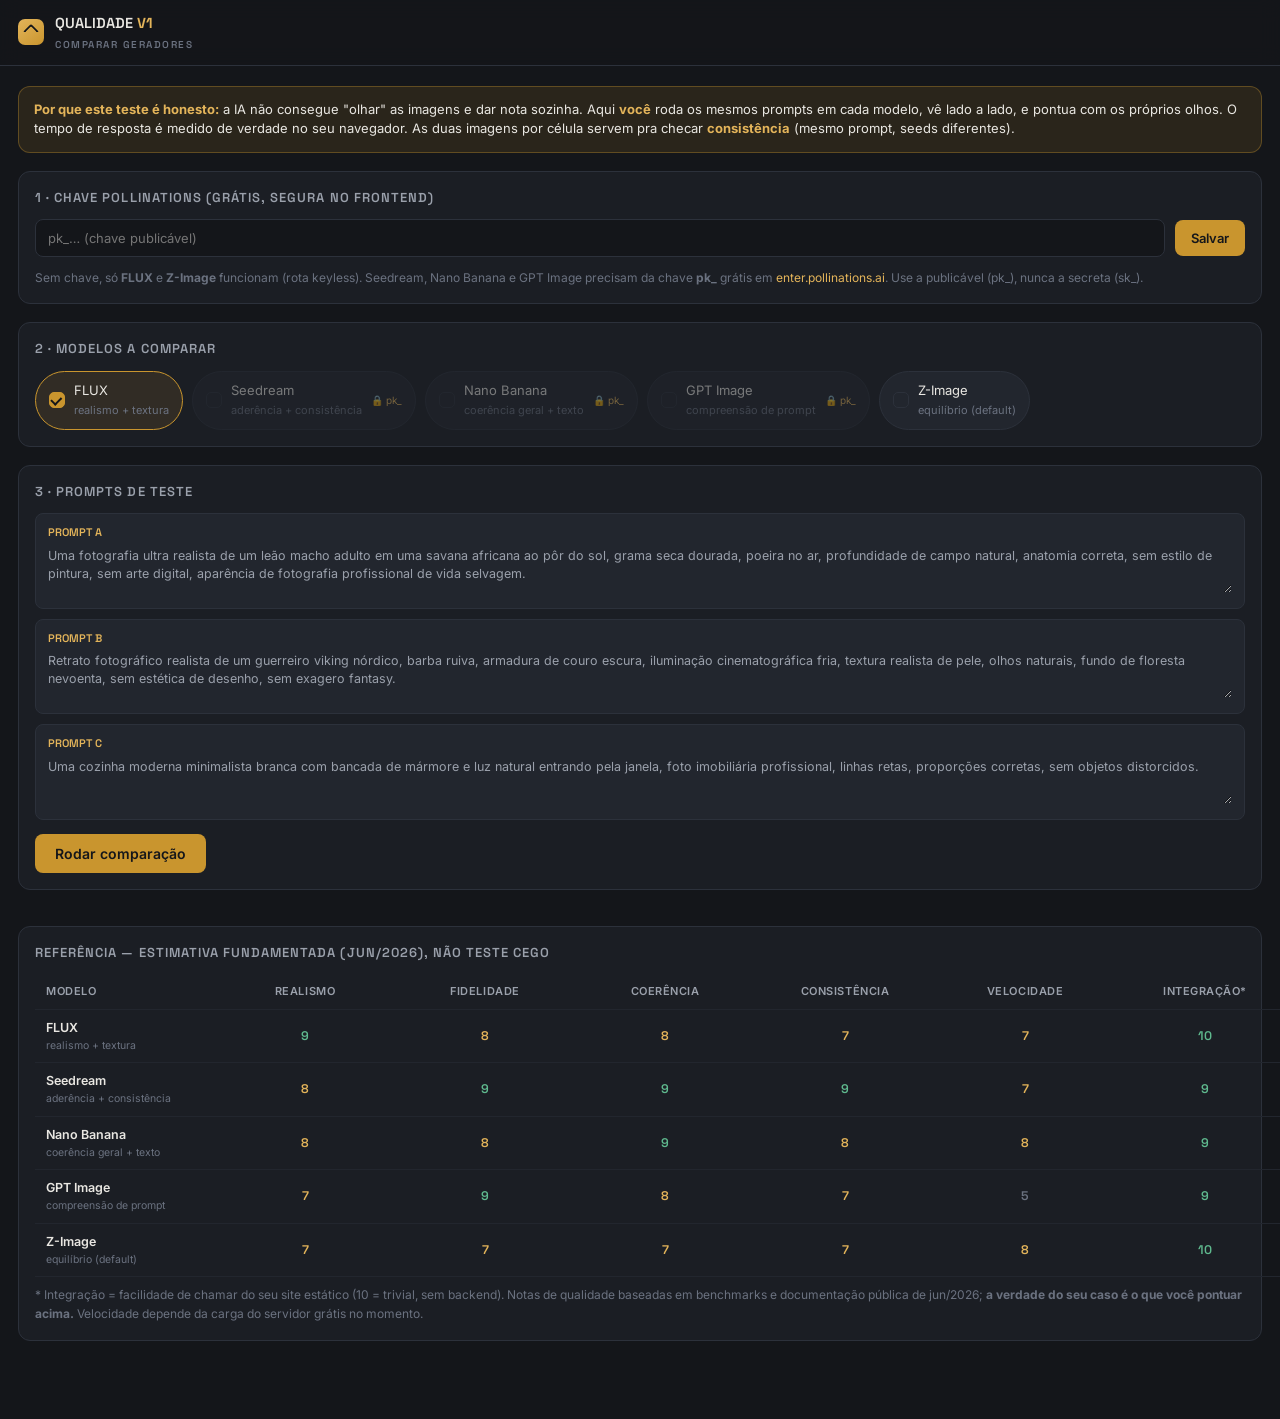
<file: comparar.html>
<!DOCTYPE html>
<html lang="pt-BR">
<head>
<meta charset="UTF-8">
<meta name="viewport" content="width=device-width, initial-scale=1, viewport-fit=cover">
<meta name="theme-color" content="#14161A">
<title>QUALIDADE V1 · Comparar geradores</title>
<link rel="preconnect" href="https://fonts.googleapis.com">
<link rel="preconnect" href="https://fonts.gstatic.com" crossorigin>
<link href="https://fonts.googleapis.com/css2?family=Space+Grotesk:wght@500;600;700&family=Inter:wght@400;500;600&display=swap" rel="stylesheet">
<style>
:root{
  --bg:#14161A;--panel:#1B1E24;--panel-2:#22262E;--panel-3:#272C35;--line:#2C313B;--line-soft:#22262E;
  --text:#E9E7E2;--text-dim:#9AA0AB;--text-faint:#6B7280;
  --brass:#C9952E;--brass-bright:#E3B45A;--brass-soft:rgba(201,149,46,.12);--brass-line:rgba(201,149,46,.35);
  --ok:#5FB98E;--danger:#E5645B;--r-sm:8px;--r-md:12px;--r-lg:16px;
}
*{box-sizing:border-box;margin:0;padding:0}
body{background:var(--bg);color:var(--text);font-family:"Inter",system-ui,sans-serif;font-size:14px;line-height:1.5;-webkit-font-smoothing:antialiased}
button,input,textarea{font-family:inherit;color:inherit}button{cursor:pointer;border:none;background:none}
:focus-visible{outline:2px solid var(--brass);outline-offset:2px;border-radius:6px}
.brand{font-family:"Space Grotesk",sans-serif;font-weight:600}
*::-webkit-scrollbar{width:9px;height:9px}*::-webkit-scrollbar-thumb{background:var(--line);border-radius:20px;border:2px solid transparent;background-clip:padding-box}

.top{position:sticky;top:0;z-index:10;display:flex;align-items:center;gap:11px;padding:13px 18px;border-bottom:1px solid var(--line);background:rgba(20,22,26,.85);backdrop-filter:blur(10px)}
.mark{width:26px;height:26px;border-radius:7px;background:linear-gradient(140deg,var(--brass-bright),var(--brass));position:relative;flex:0 0 26px}
.mark::after{content:"";position:absolute;inset:7px;border:2px solid #14161A;border-right-color:transparent;border-bottom-color:transparent;transform:rotate(45deg);border-radius:3px}
.top .ttl{font-size:14.5px}.top .ttl b{color:var(--brass-bright)}
.top .ttl span{display:block;font-size:10px;letter-spacing:.15em;color:var(--text-faint);text-transform:uppercase;margin-top:2px}

.wrap{max-width:1280px;margin:0 auto;padding:20px 18px 60px}
.note{background:var(--brass-soft);border:1px solid var(--brass-line);border-radius:var(--r-md);padding:13px 15px;font-size:13px;color:var(--text);margin-bottom:18px}
.note b{color:var(--brass-bright)}

.panel{background:var(--panel);border:1px solid var(--line);border-radius:var(--r-md);padding:16px;margin-bottom:18px}
.panel h3{font-family:"Space Grotesk";font-size:13px;font-weight:600;text-transform:uppercase;letter-spacing:.08em;color:var(--text-dim);margin-bottom:12px}

.keyrow{display:flex;gap:10px;align-items:center;flex-wrap:wrap}
.keyrow input{flex:1;min-width:200px;background:var(--bg);border:1px solid var(--line);border-radius:var(--r-sm);padding:10px 12px;font-size:13px;outline:none}
.keyrow input:focus{border-color:var(--brass-line)}
.keyrow .save{padding:10px 16px;border-radius:var(--r-sm);background:var(--brass);color:#14161A;font-weight:600;font-size:13px}
.keyrow .hint{flex-basis:100%;font-size:12px;color:var(--text-faint);margin-top:2px}
.keyrow .hint a{color:var(--brass-bright);text-decoration:none}

.models{display:flex;flex-wrap:wrap;gap:9px}
.mchip{display:flex;align-items:center;gap:9px;padding:9px 13px;border:1px solid var(--line);border-radius:30px;background:var(--panel-2);cursor:pointer;font-size:13px;transition:.15s;user-select:none}
.mchip:hover{border-color:var(--brass-line)}
.mchip.on{border-color:var(--brass);background:var(--brass-soft)}
.mchip.locked{opacity:.45;cursor:not-allowed}
.mchip .box{width:16px;height:16px;border-radius:5px;border:1.5px solid var(--line);display:grid;place-items:center;flex:0 0 16px}
.mchip.on .box{background:var(--brass);border-color:var(--brass)}
.mchip.on .box::after{content:"";width:8px;height:5px;border:2px solid #14161A;border-top:none;border-right:none;transform:rotate(-45deg) translateY(-1px)}
.mchip small{color:var(--text-faint);font-size:11px}
.mchip .lk{font-size:10px;color:var(--brass-bright)}

.run{margin-top:14px;display:flex;gap:10px;align-items:center;flex-wrap:wrap}
.run .go{padding:11px 20px;border-radius:var(--r-sm);background:var(--brass);color:#14161A;font-weight:600;font-size:14px}
.run .go:disabled{opacity:.4;cursor:default}
.run .go.busy{background:var(--panel-3);color:var(--text)}
.run .meta{font-size:12px;color:var(--text-faint)}

.prompts{display:grid;gap:10px}
.prompts .p{background:var(--panel-2);border:1px solid var(--line);border-radius:var(--r-sm);padding:10px 12px}
.prompts .p .lab{font-family:"Space Grotesk";font-size:11px;color:var(--brass-bright);font-weight:600;margin-bottom:6px}
.prompts textarea{width:100%;background:transparent;border:none;resize:vertical;outline:none;font-size:12.5px;color:var(--text-dim);line-height:1.45;min-height:46px}

/* grade de resultados */
.grid{overflow-x:auto;margin-top:6px}
table{border-collapse:separate;border-spacing:10px}
th{font-size:11px;color:var(--text-dim);font-weight:600;text-align:center;vertical-align:bottom;padding-bottom:4px;min-width:180px}
th .strong{display:block;font-size:10px;color:var(--text-faint);font-weight:400;margin-top:2px}
td.rowlab{font-size:11px;color:var(--brass-bright);font-family:"Space Grotesk";writing-mode:vertical-rl;transform:rotate(180deg);text-align:center;width:22px;white-space:nowrap}
.cell{width:180px;border:1px solid var(--line);border-radius:var(--r-md);background:var(--panel);overflow:hidden}
.cell .imgs{display:grid;grid-template-columns:1fr 1fr;gap:2px;aspect-ratio:2/1;background:var(--panel-2)}
.cell .imgs .slot{position:relative;overflow:hidden;display:grid;place-items:center}
.cell .imgs img{width:100%;height:100%;object-fit:cover;cursor:zoom-in;display:block}
.cell .imgs .ld{font-size:10px;color:var(--text-faint)}
.cell .imgs .ring{width:18px;height:18px;border-radius:50%;border:2px solid var(--line);border-top-color:var(--brass);animation:spin .8s linear infinite}
@keyframes spin{to{transform:rotate(360deg)}}
.cell .stat{display:flex;justify-content:space-between;align-items:center;padding:6px 9px;font-size:11px;color:var(--text-faint);border-top:1px solid var(--line-soft)}
.cell .stat .ms{font-family:"Space Grotesk";color:var(--text-dim)}
.cell .score{display:flex;align-items:center;gap:7px;padding:7px 9px;border-top:1px solid var(--line-soft)}
.cell .score label{font-size:10px;color:var(--text-faint)}
.cell .score input{width:46px;background:var(--bg);border:1px solid var(--line);border-radius:6px;padding:4px 6px;font-size:12px;text-align:center;outline:none}
.cell .score input:focus{border-color:var(--brass-line)}

/* tabela referência */
.ref{margin-top:8px;width:100%;border-spacing:0}
.ref table{width:100%}
.reftbl{width:100%;border-collapse:collapse;font-size:12.5px}
.reftbl th,.reftbl td{padding:9px 11px;border-bottom:1px solid var(--line-soft);text-align:center}
.reftbl th{color:var(--text-dim);font-weight:600;font-size:11px;text-transform:uppercase;letter-spacing:.05em}
.reftbl td:first-child,.reftbl th:first-child{text-align:left}
.reftbl .nm{font-weight:600;color:var(--text)}
.reftbl .nm small{display:block;font-weight:400;color:var(--text-faint);font-size:10.5px}
.sc{font-family:"Space Grotesk";font-weight:600}
.sc.hi{color:var(--ok)}.sc.mid{color:var(--brass-bright)}.sc.lo{color:var(--text-faint)}

.lb{position:fixed;inset:0;z-index:40;background:rgba(8,9,11,.93);display:none;place-items:center;padding:24px}
.lb.on{display:grid}.lb img{max-width:100%;max-height:100%;object-fit:contain;border-radius:8px}
.lb .x{position:absolute;top:16px;right:18px;width:38px;height:38px;border-radius:9px;background:var(--panel);border:1px solid var(--line);display:grid;place-items:center;color:var(--text)}

.foot{font-size:12px;color:var(--text-faint);margin-top:8px;line-height:1.6}
</style>
</head>
<body>

<header class="top">
  <div class="mark"></div>
  <div class="ttl brand">QUALIDADE <b>V1</b><span>Comparar geradores</span></div>
</header>

<div class="wrap">
  <div class="note">
    <b>Por que este teste é honesto:</b> a IA não consegue "olhar" as imagens e dar nota sozinha. Aqui <b>você</b> roda os mesmos prompts em cada modelo, vê lado a lado, e pontua com os próprios olhos. O tempo de resposta é medido de verdade no seu navegador. As duas imagens por célula servem pra checar <b>consistência</b> (mesmo prompt, seeds diferentes).
  </div>

  <div class="panel">
    <h3>1 · Chave Pollinations (grátis, segura no frontend)</h3>
    <div class="keyrow">
      <input id="pk" type="password" placeholder="pk_… (chave publicável)">
      <button class="save" id="savePk">Salvar</button>
      <div class="hint">Sem chave, só <b>FLUX</b> e <b>Z-Image</b> funcionam (rota keyless). Seedream, Nano Banana e GPT Image precisam da chave <b>pk_</b> grátis em <a href="https://enter.pollinations.ai" target="_blank" rel="noopener">enter.pollinations.ai</a>. Use a publicável (pk_), nunca a secreta (sk_).</div>
    </div>
  </div>

  <div class="panel">
    <h3>2 · Modelos a comparar</h3>
    <div class="models" id="models"></div>
  </div>

  <div class="panel">
    <h3>3 · Prompts de teste</h3>
    <div class="prompts" id="prompts"></div>
    <div class="run">
      <button class="go" id="run">Rodar comparação</button>
      <span class="meta" id="runMeta"></span>
    </div>
  </div>

  <div class="grid"><div id="results"></div></div>

  <div class="panel" style="margin-top:18px">
    <h3>Referência — estimativa fundamentada (jun/2026), não teste cego</h3>
    <table class="reftbl">
      <thead><tr>
        <th>Modelo</th><th>Realismo</th><th>Fidelidade</th><th>Coerência</th><th>Consistência</th><th>Velocidade</th><th>Integração*</th>
      </tr></thead>
      <tbody id="refBody"></tbody>
    </table>
    <div class="foot">* Integração = facilidade de chamar do seu site estático (10 = trivial, sem backend). Notas de qualidade baseadas em benchmarks e documentação pública de jun/2026; <b>a verdade do seu caso é o que você pontuar acima.</b> Velocidade depende da carga do servidor grátis no momento.</div>
  </div>
</div>

<div class="lb" id="lb"><button class="x" id="lbx">✕</button><img id="lbimg" alt=""></div>

<script src="image-engine.js"></script>
<script>
const $=s=>document.querySelector(s);
const KEYLESS_OK=['pollinations:flux','pollinations:zimage'];
const COMPARE=['pollinations:flux','pollinations:seedream','pollinations:nanobanana','pollinations:gptimage','pollinations:zimage'];

/* notas de referência (estimativa fundamentada) — 0..10 */
const REF={
  'pollinations:flux':       {realismo:9,fidelidade:8,coerencia:8,consistencia:7,velocidade:7,integr:10},
  'pollinations:seedream':   {realismo:8,fidelidade:9,coerencia:9,consistencia:9,velocidade:7,integr:9},
  'pollinations:nanobanana': {realismo:8,fidelidade:8,coerencia:9,consistencia:8,velocidade:8,integr:9},
  'pollinations:gptimage':   {realismo:7,fidelidade:9,coerencia:8,consistencia:7,velocidade:5,integr:9},
  'pollinations:zimage':     {realismo:7,fidelidade:7,coerencia:7,consistencia:7,velocidade:8,integr:10}
};

const PROMPTS=[
  {id:'A',txt:'Uma fotografia ultra realista de um leão macho adulto em uma savana africana ao pôr do sol, grama seca dourada, poeira no ar, profundidade de campo natural, anatomia correta, sem estilo de pintura, sem arte digital, aparência de fotografia profissional de vida selvagem.'},
  {id:'B',txt:'Retrato fotográfico realista de um guerreiro viking nórdico, barba ruiva, armadura de couro escura, iluminação cinematográfica fria, textura realista de pele, olhos naturais, fundo de floresta nevoenta, sem estética de desenho, sem exagero fantasy.'},
  {id:'C',txt:'Uma cozinha moderna minimalista branca com bancada de mármore e luz natural entrando pela janela, foto imobiliária profissional, linhas retas, proporções corretas, sem objetos distorcidos.'}
];

let selected=new Set(['pollinations:flux','pollinations:seedream','pollinations:nanobanana']);

/* chave */
$('#pk').value=localStorage.getItem('qv1_pollinations_pk')||'';
$('#savePk').addEventListener('click',()=>{const v=$('#pk').value.trim();if(v)localStorage.setItem('qv1_pollinations_pk',v);else localStorage.removeItem('qv1_pollinations_pk');renderModels();});

/* render modelos */
function hasKey(){return !!(localStorage.getItem('qv1_pollinations_pk')||'')}
function renderModels(){
  const box=$('#models');box.innerHTML='';
  COMPARE.forEach(id=>{
    const c=ImageEngine.CATALOG[id];
    const locked=!hasKey()&&!KEYLESS_OK.includes(id);
    const chip=document.createElement('div');
    chip.className='mchip'+(selected.has(id)&&!locked?' on':'')+(locked?' locked':'');
    chip.innerHTML=`<div class="box"></div><div>${c.nome}<br><small>${c.forte}</small></div>${locked?'<span class="lk">🔒 pk_</span>':''}`;
    if(!locked)chip.addEventListener('click',()=>{selected.has(id)?selected.delete(id):selected.add(id);renderModels();});
    box.appendChild(chip);
  });
}

/* render prompts */
function renderPrompts(){
  const box=$('#prompts');box.innerHTML='';
  PROMPTS.forEach(p=>{
    const d=document.createElement('div');d.className='p';
    d.innerHTML=`<div class="lab">PROMPT ${p.id}</div><textarea data-id="${p.id}">${p.txt}</textarea>`;
    box.appendChild(d);
  });
}

/* referência */
function renderRef(){
  const tb=$('#refBody');tb.innerHTML='';
  COMPARE.forEach(id=>{
    const c=ImageEngine.CATALOG[id],r=REF[id];
    const cls=v=>v>=8.5?'hi':v>=7?'mid':'lo';
    tb.innerHTML+=`<tr><td class="nm">${c.nome}<small>${c.forte}</small></td>
      <td class="sc ${cls(r.realismo)}">${r.realismo}</td>
      <td class="sc ${cls(r.fidelidade)}">${r.fidelidade}</td>
      <td class="sc ${cls(r.coerencia)}">${r.coerencia}</td>
      <td class="sc ${cls(r.consistencia)}">${r.consistencia}</td>
      <td class="sc ${cls(r.velocidade)}">${r.velocidade}</td>
      <td class="sc ${cls(r.integr)}">${r.integr}</td></tr>`;
  });
}

/* rodar comparação */
let running=false;
$('#run').addEventListener('click',runCompare);
async function runCompare(){
  if(running)return;
  const models=COMPARE.filter(id=>selected.has(id)&&(hasKey()||KEYLESS_OK.includes(id)));
  if(!models.length){alert('Selecione ao menos um modelo.');return;}
  const prompts=PROMPTS.map(p=>({id:p.id,txt:$(`textarea[data-id="${p.id}"]`).value.trim()}));
  running=true;$('#run').classList.add('busy');$('#run').textContent='Rodando…';$('#run').disabled=true;

  // monta a tabela vazia
  const res=$('#results');
  let html='<table><thead><tr><th></th>';
  models.forEach(id=>{const c=ImageEngine.CATALOG[id];html+=`<th>${c.nome}<span class="strong">${c.forte}</span></th>`;});
  html+='</tr></thead><tbody>';
  prompts.forEach(p=>{
    html+=`<tr><td class="rowlab">PROMPT ${p.id}</td>`;
    models.forEach(id=>{
      html+=`<td><div class="cell" id="cell_${p.id}_${cssid(id)}">
        <div class="imgs"><div class="slot" data-s="0"><div class="ring"></div></div><div class="slot" data-s="1"><div class="ring"></div></div></div>
        <div class="stat"><span>2 gerações</span><span class="ms" id="ms_${p.id}_${cssid(id)}">…</span></div>
        <div class="score"><label>sua nota</label><input type="number" min="0" max="10" step="0.5" placeholder="0-10"></div>
      </div></td>`;
    });
    html+='</tr>';
  });
  html+='</tbody></table>';
  res.innerHTML=html;

  // dispara todas as gerações (2 por célula)
  const opts={width:1024,height:1024,nologo:true};
  const jobs=[];
  prompts.forEach(p=>{
    models.forEach(id=>{
      [0,1].forEach(si=>{
        jobs.push((async()=>{
          const cell=$(`#cell_${p.id}_${cssid(id)}`);
          const slot=cell.querySelector(`.slot[data-s="${si}"]`);
          try{
            const out=await ImageEngine.generateImage(p.txt,{...opts,seed:Math.floor(Math.random()*2e9)},id);
            slot.innerHTML=`<img src="${out.url}" alt="">`;
            slot.querySelector('img').addEventListener('click',()=>openLB(out.url));
            const msEl=$(`#ms_${p.id}_${cssid(id)}`);
            const prev=msEl.dataset.v?+msEl.dataset.v:null;
            const avg=prev?Math.round((prev+out.meta.ms)/2):out.meta.ms;
            msEl.dataset.v=avg;msEl.textContent=(avg/1000).toFixed(1)+'s';
          }catch(e){slot.innerHTML='<div class="ld">falhou</div>';}
        })());
      });
    });
  });
  await Promise.allSettled(jobs);

  running=false;$('#run').classList.remove('busy');$('#run').textContent='Rodar de novo';$('#run').disabled=false;
  $('#runMeta').textContent='Tempo medido por geração. Pontue cada célula e compare com a referência abaixo.';
}
const cssid=s=>s.replace(/[^a-z0-9]/gi,'_');

/* lightbox */
function openLB(u){$('#lbimg').src=u;$('#lb').classList.add('on');}
$('#lbx').addEventListener('click',()=>$('#lb').classList.remove('on'));
$('#lb').addEventListener('click',e=>{if(e.target.id==='lb')$('#lb').classList.remove('on')});

renderModels();renderPrompts();renderRef();
</script>
</body>
</html>
</file>
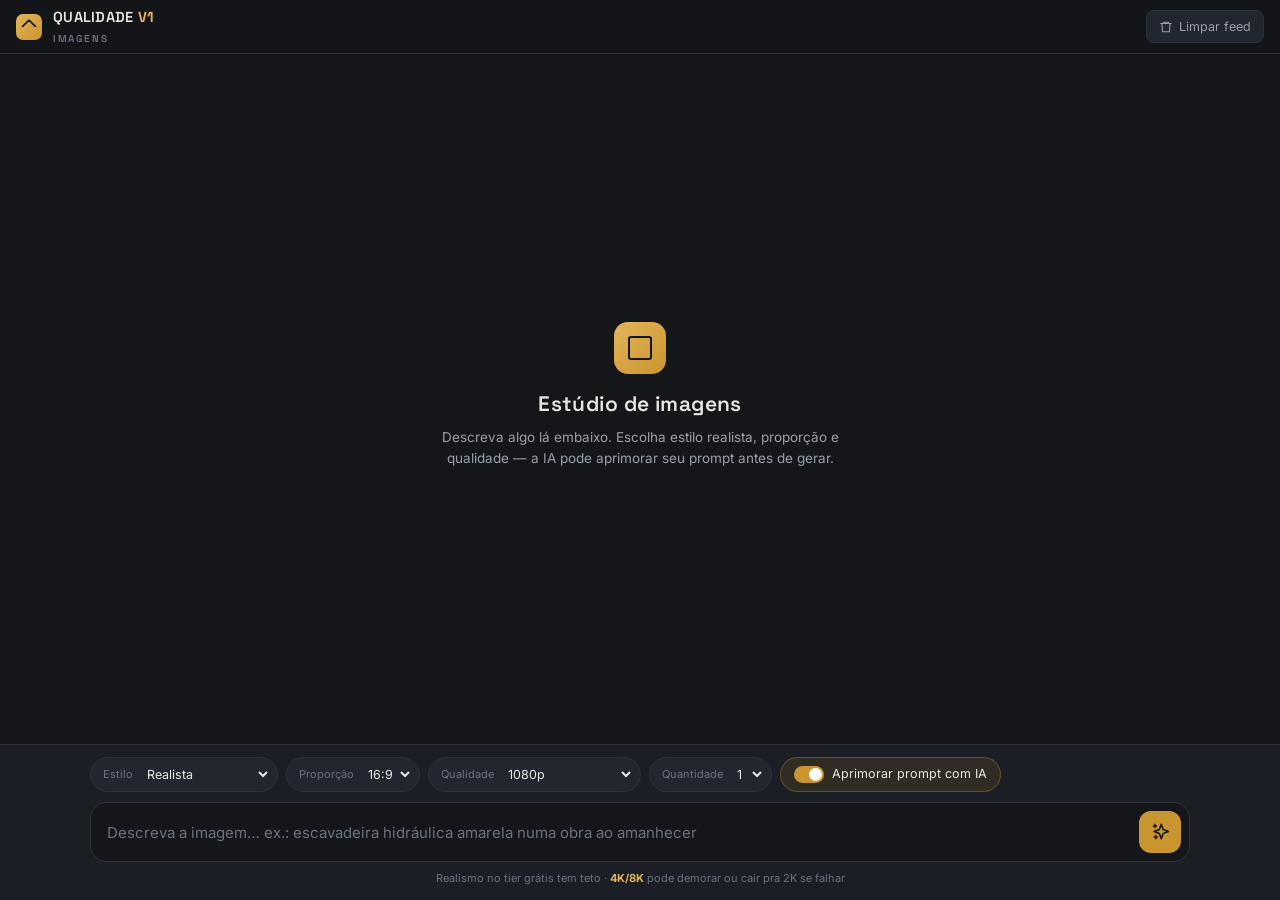
<file: imagens.html>
<!DOCTYPE html>
<html lang="pt-BR">
<head>
<meta charset="UTF-8">
<meta name="viewport" content="width=device-width, initial-scale=1, viewport-fit=cover">
<meta name="theme-color" content="#14161A">
<title>QUALIDADE V1 · Imagens</title>
<link rel="preconnect" href="https://fonts.googleapis.com">
<link rel="preconnect" href="https://fonts.gstatic.com" crossorigin>
<link href="https://fonts.googleapis.com/css2?family=Space+Grotesk:wght@500;600;700&family=Inter:wght@400;500;600&display=swap" rel="stylesheet">
<style>
:root{
  --bg:#14161A;--panel:#1B1E24;--panel-2:#22262E;--panel-3:#272C35;--line:#2C313B;--line-soft:#22262E;
  --text:#E9E7E2;--text-dim:#9AA0AB;--text-faint:#6B7280;
  --brass:#C9952E;--brass-bright:#E3B45A;--brass-soft:rgba(201,149,46,.12);--brass-line:rgba(201,149,46,.35);
  --danger:#E5645B;--r-sm:8px;--r-md:12px;--r-lg:16px;--ease:cubic-bezier(.2,.7,.2,1);
}
*{box-sizing:border-box;margin:0;padding:0}
html,body{height:100%}
body{background:var(--bg);color:var(--text);font-family:"Inter",system-ui,sans-serif;font-size:14.5px;line-height:1.5;-webkit-font-smoothing:antialiased;display:flex;flex-direction:column;height:100dvh;overflow:hidden}
button,input,textarea,select{font-family:inherit;color:inherit}
button{cursor:pointer;border:none;background:none}
:focus-visible{outline:2px solid var(--brass);outline-offset:2px;border-radius:6px}
.brand{font-family:"Space Grotesk",sans-serif;font-weight:600;letter-spacing:.02em}
*::-webkit-scrollbar{width:9px;height:9px}*::-webkit-scrollbar-thumb{background:var(--line);border-radius:20px;border:2px solid transparent;background-clip:padding-box}

/* topo */
.top{height:54px;flex:0 0 54px;display:flex;align-items:center;gap:11px;padding:0 16px;border-bottom:1px solid var(--line);background:rgba(20,22,26,.7);backdrop-filter:blur(8px);z-index:5}
.mark{width:26px;height:26px;border-radius:7px;background:linear-gradient(140deg,var(--brass-bright),var(--brass));position:relative;flex:0 0 26px}
.mark::after{content:"";position:absolute;inset:7px;border:2px solid #14161A;border-right-color:transparent;border-bottom-color:transparent;transform:rotate(45deg);border-radius:3px}
.top .ttl{font-size:14.5px}.top .ttl b{color:var(--brass-bright)}
.top .ttl span{display:block;font-size:10px;letter-spacing:.16em;color:var(--text-faint);text-transform:uppercase;margin-top:2px}
.top .right{margin-left:auto;display:flex;gap:8px}
.gbtn{padding:8px 12px;border-radius:var(--r-sm);font-size:12.5px;border:1px solid var(--line);background:var(--panel-2);color:var(--text-dim);display:inline-flex;gap:6px;align-items:center}
.gbtn:hover{border-color:var(--brass-line);color:var(--text)}.gbtn svg{width:14px;height:14px}

/* feed */
.feed-wrap{flex:1;overflow-y:auto;padding:22px 18px 30px}
.feed{max-width:1100px;margin:0 auto;columns:3 280px;column-gap:14px}
.card{break-inside:avoid;margin-bottom:14px;border:1px solid var(--line);border-radius:var(--r-md);overflow:hidden;background:var(--panel);position:relative}
.card img{display:block;width:100%;height:auto;cursor:zoom-in;background:var(--panel-2)}
.card .ph{aspect-ratio:1/1;display:grid;place-items:center;color:var(--text-faint);font-size:12px;gap:12px;text-align:center;padding:20px}
.card .ph .ring{width:26px;height:26px;border-radius:50%;border:2.5px solid var(--line);border-top-color:var(--brass);animation:spin .8s linear infinite}
@keyframes spin{to{transform:rotate(360deg)}}
.card .meta{padding:9px 11px;border-top:1px solid var(--line-soft)}
.card .pr{font-size:11.5px;color:var(--text-dim);display:-webkit-box;-webkit-line-clamp:2;-webkit-box-orient:vertical;overflow:hidden;line-height:1.4}
.card .tags{font-size:10px;color:var(--text-faint);margin-top:5px;font-family:"Space Grotesk"}
.card .bar{display:flex;gap:4px;padding:6px;border-top:1px solid var(--line-soft);opacity:.85}
.card .bar button{flex:1;padding:7px;border-radius:6px;color:var(--text-dim);display:grid;place-items:center}
.card .bar button:hover{background:var(--panel-2);color:var(--text)}
.card .bar button.del:hover{color:var(--danger)}
.card .bar svg{width:15px;height:15px}

.empty{height:100%;display:grid;place-items:center;text-align:center;padding:22px}
.empty .inner{max-width:400px}
.empty .big{width:52px;height:52px;border-radius:14px;background:linear-gradient(140deg,var(--brass-bright),var(--brass));margin:0 auto 14px;position:relative}
.empty .big::after{content:"";position:absolute;inset:14px;border:2.5px solid #14161A;border-radius:3px}
.empty h1{font-family:"Space Grotesk";font-size:21px;font-weight:600;margin-bottom:8px}
.empty p{color:var(--text-dim);font-size:13.5px}

/* composer */
.dock{flex:0 0 auto;border-top:1px solid var(--line);background:var(--panel);padding:12px 16px 14px}
.dock-inner{max-width:1100px;margin:0 auto}
.controls{display:flex;flex-wrap:wrap;gap:8px;margin-bottom:10px}
.ctrl{display:flex;align-items:center;gap:6px;background:var(--panel-2);border:1px solid var(--line);border-radius:20px;padding:5px 6px 5px 12px}
.ctrl label{font-size:11px;color:var(--text-faint)}
.ctrl select{background:none;border:none;font-size:12.5px;color:var(--text);outline:none;cursor:pointer;padding:3px 4px}
.ctrl select option{background:var(--panel)}
.toggle{display:flex;align-items:center;gap:8px;background:var(--panel-2);border:1px solid var(--line);border-radius:20px;padding:7px 13px;font-size:12.5px;color:var(--text-dim);cursor:pointer}
.toggle.on{border-color:var(--brass-line);color:var(--text);background:var(--brass-soft)}
.toggle .sw{width:30px;height:17px;border-radius:20px;background:var(--line);position:relative;transition:.18s;flex:0 0 30px}
.toggle.on .sw{background:var(--brass)}
.toggle .sw::after{content:"";position:absolute;width:13px;height:13px;border-radius:50%;background:#fff;top:2px;left:2px;transition:.18s}
.toggle.on .sw::after{left:15px}
.input-row{display:flex;align-items:flex-end;gap:10px;background:var(--bg);border:1px solid var(--line);border-radius:var(--r-lg);padding:8px 8px 8px 16px;transition:border-color .15s}
.input-row:focus-within{border-color:var(--brass-line)}
.input-row textarea{flex:1;background:none;border:none;resize:none;outline:none;font-size:15px;line-height:1.5;max-height:140px;padding:8px 0;color:var(--text)}
.input-row textarea::placeholder{color:var(--text-faint)}
.gen{width:42px;height:42px;flex:0 0 42px;border-radius:12px;display:grid;place-items:center;background:var(--brass);color:#14161A;transition:.12s}
.gen:hover{background:var(--brass-bright);transform:translateY(-1px)}.gen:disabled{opacity:.4;cursor:default;transform:none}
.gen svg{width:19px;height:19px}
.gen.busy{background:var(--panel-3);color:var(--text)}
.hint{font-size:11px;color:var(--text-faint);text-align:center;margin-top:8px}
.hint b{color:var(--brass-bright)}

/* lightbox */
.lb{position:fixed;inset:0;z-index:40;background:rgba(8,9,11,.92);display:none;flex-direction:column;padding:18px}
.lb.on{display:flex}
.lb img{flex:1;min-height:0;object-fit:contain;width:100%}
.lb .lbar{display:flex;gap:8px;justify-content:center;padding-top:14px;flex-wrap:wrap}
.lb .lbar button{padding:9px 15px;border-radius:9px;border:1px solid var(--line);background:var(--panel);color:var(--text);font-size:13px;display:inline-flex;gap:7px;align-items:center}
.lb .lbar button:hover{border-color:var(--brass-line)}
.lb .x{position:absolute;top:16px;right:18px;width:38px;height:38px;border-radius:9px;background:var(--panel);border:1px solid var(--line);display:grid;place-items:center;color:var(--text)}

.toast{position:fixed;bottom:96px;left:50%;transform:translateX(-50%) translateY(16px);background:var(--panel-3);border:1px solid var(--line);border-radius:10px;padding:10px 15px;font-size:13px;opacity:0;pointer-events:none;transition:.25s;z-index:60}
.toast.show{opacity:1;transform:translateX(-50%) translateY(0)}

@media (max-width:620px){.feed{columns:2 150px}.ctrl label{display:none}.hide-sm{display:none}}
@media (prefers-reduced-motion:reduce){*{animation-duration:.001ms!important;transition-duration:.001ms!important}}
</style>
</head>
<body>

<header class="top">
  <div class="mark"></div>
  <div class="ttl brand">QUALIDADE <b>V1</b><span>Imagens</span></div>
  <div class="right">
    <button class="gbtn" id="clearFeed"><svg viewBox="0 0 24 24" fill="none" stroke="currentColor" stroke-width="1.8" stroke-linecap="round"><path d="M3 6h18M8 6V4h8v2M19 6l-1 14H6L5 6"/></svg><span class="hide-sm">Limpar feed</span></button>
  </div>
</header>

<div class="feed-wrap" id="feedWrap">
  <div class="feed" id="feed"></div>
</div>

<div class="dock">
  <div class="dock-inner">
    <div class="controls">
      <div class="ctrl"><label>Estilo</label>
        <select id="cStyle">
          <option value="realista">Realista</option>
          <option value="cinema">Cinematográfico</option>
          <option value="retrato">Retrato</option>
          <option value="produto">Produto</option>
          <option value="paisagem">Paisagem</option>
          <option value="arte">Arte digital</option>
          <option value="livre">Livre (sem estilo)</option>
        </select>
      </div>
      <div class="ctrl"><label>Proporção</label>
        <select id="cAspect">
          <option value="16:9">16:9</option>
          <option value="1:1">1:1</option>
          <option value="9:16">9:16</option>
          <option value="3:2">3:2</option>
        </select>
      </div>
      <div class="ctrl"><label>Qualidade</label>
        <select id="cQual">
          <option value="1080">1080p</option>
          <option value="2k">2K</option>
          <option value="4k">4K (lento)</option>
          <option value="8k">8K (experimental)</option>
        </select>
      </div>
      <div class="ctrl"><label>Quantidade</label>
        <select id="cQty"><option>1</option><option>2</option><option>4</option></select>
      </div>
      <div class="toggle on" id="enhanceTg"><div class="sw"></div>Aprimorar prompt com IA</div>
    </div>
    <div class="input-row">
      <textarea id="prompt" rows="1" placeholder="Descreva a imagem… ex.: escavadeira hidráulica amarela numa obra ao amanhecer"></textarea>
      <button class="gen" id="genBtn" aria-label="Gerar">
        <svg viewBox="0 0 24 24" fill="none" stroke="currentColor" stroke-width="2" stroke-linecap="round" stroke-linejoin="round"><path d="M5 3v4M3 5h4M6 17v4M4 19h4M13 3l2.5 6.5L22 12l-6.5 2.5L13 21l-2.5-6.5L4 12l6.5-2.5z"/></svg>
      </button>
    </div>
    <div class="hint">Realismo no tier grátis tem teto · <b>4K/8K</b> pode demorar ou cair pra 2K se falhar</div>
  </div>
</div>

<!-- lightbox -->
<div class="lb" id="lb">
  <button class="x" id="lbX"><svg viewBox="0 0 24 24" fill="none" stroke="currentColor" stroke-width="2" stroke-linecap="round"><path d="M6 6l12 12M18 6L6 18"/></svg></button>
  <img id="lbImg" alt="">
  <div class="lbar">
    <button id="lbDl"><svg viewBox="0 0 24 24" fill="none" stroke="currentColor" stroke-width="2" stroke-linecap="round"><path d="M12 3v12M7 10l5 5 5-5M5 21h14"/></svg>Baixar</button>
    <button id="lbCopy"><svg viewBox="0 0 24 24" fill="none" stroke="currentColor" stroke-width="1.8"><rect x="9" y="9" width="13" height="13" rx="2"/><path d="M5 15V5a2 2 0 0 1 2-2h10"/></svg>Copiar prompt</button>
    <button id="lbRedo"><svg viewBox="0 0 24 24" fill="none" stroke="currentColor" stroke-width="2"><path d="M3 12a9 9 0 1 0 3-6.7L3 8"/><path d="M3 3v5h5"/></svg>Variar</button>
  </div>
</div>

<div class="toast" id="toast"></div>

<script>
const $=s=>document.querySelector(s);
const LS={k1:'iia_v7_openrouter',k2:'iia_v7_groq',feed:'qv1_img_feed'};
const getK1=()=>localStorage.getItem(LS.k1)||'';
const getK2=()=>localStorage.getItem(LS.k2)||'';
const MODEL_MAIN=(()=>{try{return JSON.parse(localStorage.getItem('iia_v7_settings')||'{}').modelMain||'openai/gpt-4o-mini'}catch{return 'openai/gpt-4o-mini'}})();

/* presets de estilo (modificadores de prompt) */
const STYLES={
  realista:'fotografia realista, ultra detalhada, foco nítido, iluminação natural, lente 50mm, proporções corretas, sem distorções',
  cinema:'still cinematográfico, iluminação dramática, gradação de cor, profundidade de campo, 35mm, alta fidelidade',
  retrato:'retrato profissional, pele detalhada e natural, bokeh suave, iluminação de estúdio, 85mm, anatomia correta',
  produto:'foto de produto comercial, fundo limpo, iluminação de estúdio, altíssima nitidez, detalhes precisos',
  paisagem:'paisagem ampla, hora dourada, grande angular, alto alcance dinâmico, muito detalhada',
  arte:'arte digital detalhada, composição forte, alta qualidade',
  livre:''
};
const QUALITY_SUFFIX='alta resolução, alta fidelidade, sem deformações';

/* qualidade -> aresta longa (px) */
const LONG={'1080':1920,'2k':2560,'4k':3840,'8k':7680};
const SAFE_FALLBACK=2560; // se 4k/8k falhar
function dims(aspect,qual){
  const L=LONG[qual]||1920;
  const map={'16:9':[L,Math.round(L*9/16)],'1:1':[L,L],'9:16':[Math.round(L*9/16),L],'3:2':[L,Math.round(L*2/3)]};
  return map[aspect]||[L,Math.round(L*9/16)];
}

/* estado do feed */
let feed=[];try{feed=JSON.parse(localStorage.getItem(LS.feed)||'[]')}catch{feed=[]}
function persist(){localStorage.setItem(LS.feed,JSON.stringify(feed.slice(0,60)))}

/* aprimorar prompt via IA (opcional) */
let enhance=true;
$('#enhanceTg').addEventListener('click',()=>{enhance=!enhance;$('#enhanceTg').classList.toggle('on',enhance)});
async function enhancePrompt(base){
  if(!enhance||(!getK1()&&!getK2()))return base;
  try{
    const attempts=[
      {url:'https://openrouter.ai/api/v1/chat/completions',key:getK1(),model:MODEL_MAIN,extra:{'HTTP-Referer':location.origin,'X-Title':'QUALIDADE V1'}},
      {url:'https://api.groq.com/openai/v1/chat/completions',key:getK2(),model:'llama-3.3-70b-versatile',extra:{}}
    ];
    for(const a of attempts){
      if(!a.key)continue;
      const r=await fetch(a.url,{method:'POST',headers:{'Content-Type':'application/json',Authorization:'Bearer '+a.key,...a.extra},
        body:JSON.stringify({model:a.model,temperature:.6,messages:[
          {role:'system',content:'Você expande descrições curtas em prompts ricos para gerar imagens fotorrealistas. Responda só com o prompt final em inglês, uma linha, sem aspas, sem explicação. Inclua detalhes de luz, lente, textura e composição, mantendo fiel ao pedido.'},
          {role:'user',content:base}]})});
      if(!r.ok)continue;
      const j=await r.json();const t=(j.choices?.[0]?.message?.content||'').trim().replace(/^["']|["']$/g,'');
      if(t)return t;
    }
  }catch{}
  return base;
}

/* gerar */
let busy=false;
async function generate(redoFrom){
  const raw=(redoFrom?redoFrom.base:$('#prompt').value).trim();
  if(!raw||busy)return;
  busy=true;setGen(true);

  const style=redoFrom?redoFrom.style:$('#cStyle').value;
  const aspect=redoFrom?redoFrom.aspect:$('#cAspect').value;
  const qual=redoFrom?redoFrom.qual:$('#cQual').value;
  const qty=redoFrom?1:(+$('#cQty').value||1);

  let core=raw;
  if(!redoFrom){ core=await enhancePrompt(raw); }   // aprimora 1x e reusa nas variações
  const mods=[core,STYLES[style],QUALITY_SUFFIX].filter(Boolean).join(', ');

  for(let i=0;i<qty;i++){
    const seed=Math.floor(Math.random()*1e9);
    const [w,h]=dims(aspect,qual);
    const item={id:'i'+Date.now()+'_'+i,base:raw,full:mods,style,aspect,qual,seed,w,h,url:null,ts:Date.now(),loading:true};
    feed.unshift(item);renderFeed();
    loadImage(item,w,h);
  }
  if(!redoFrom)$('#prompt').value='',autosize();
  busy=false;setGen(false);
}
function buildURL(full,w,h,seed){
  return `https://image.pollinations.ai/prompt/${encodeURIComponent(full.slice(0,1000))}?width=${w}&height=${h}&nologo=true&model=flux&enhance=false&seed=${seed}`;
}
function loadImage(item,w,h,triedFallback){
  const url=buildURL(item.full,w,h,item.seed);
  const im=new Image();
  im.onload=()=>{item.url=url;item.w=w;item.h=h;item.loading=false;persist();renderFeed();};
  im.onerror=()=>{
    if(!triedFallback&&(w>SAFE_FALLBACK||h>SAFE_FALLBACK)){
      toast('Resolução alta falhou — caindo pra 2K.');
      const r=w>=h?[SAFE_FALLBACK,Math.round(SAFE_FALLBACK*h/w)]:[Math.round(SAFE_FALLBACK*w/h),SAFE_FALLBACK];
      loadImage(item,r[0],r[1],true);
    }else{item.loading=false;item.error=true;persist();renderFeed();}
  };
  im.src=url;
}
function setGen(b){const g=$('#genBtn');g.classList.toggle('busy',b);g.disabled=b;}

/* render feed */
function renderFeed(){
  const f=$('#feed');
  if(!feed.length){$('#feedWrap').innerHTML='<div class="empty"><div class="inner"><div class="big"></div><h1 class="brand">Estúdio de imagens</h1><p>Descreva algo lá embaixo. Escolha estilo realista, proporção e qualidade — a IA pode aprimorar seu prompt antes de gerar.</p></div></div>';return;}
  if(!$('#feed')){$('#feedWrap').innerHTML='<div class="feed" id="feed"></div>';}
  const feedEl=$('#feed');feedEl.innerHTML='';
  feed.forEach(it=>{
    const c=document.createElement('div');c.className='card';
    const body=it.error
      ? `<div class="ph">Falhou ao gerar.<br>Tente reformular.</div>`
      : it.loading
        ? `<div class="ph"><div class="ring"></div>gerando ${it.qual.toUpperCase()}…</div>`
        : `<img src="${it.url}" alt="" loading="lazy">`;
    c.innerHTML=`${body}
      <div class="meta"><div class="pr">${esc(it.base)}</div><div class="tags">${it.style} · ${it.aspect} · ${it.w}×${it.h}</div></div>
      <div class="bar">
        <button data-act="dl" title="Baixar"><svg viewBox="0 0 24 24" fill="none" stroke="currentColor" stroke-width="2" stroke-linecap="round"><path d="M12 3v12M7 10l5 5 5-5M5 21h14"/></svg></button>
        <button data-act="redo" title="Variar"><svg viewBox="0 0 24 24" fill="none" stroke="currentColor" stroke-width="2"><path d="M3 12a9 9 0 1 0 3-6.7L3 8"/><path d="M3 3v5h5"/></svg></button>
        <button data-act="copy" title="Copiar prompt"><svg viewBox="0 0 24 24" fill="none" stroke="currentColor" stroke-width="1.8"><rect x="9" y="9" width="13" height="13" rx="2"/><path d="M5 15V5a2 2 0 0 1 2-2h10"/></svg></button>
        <button data-act="del" class="del" title="Excluir"><svg viewBox="0 0 24 24" fill="none" stroke="currentColor" stroke-width="1.8" stroke-linecap="round"><path d="M3 6h18M8 6V4h8v2M19 6l-1 14H6L5 6"/></svg></button>
      </div>`;
    const img=c.querySelector('img');if(img)img.addEventListener('click',()=>openLB(it));
    c.querySelectorAll('[data-act]').forEach(b=>b.addEventListener('click',()=>cardAct(b.dataset.act,it)));
    feedEl.appendChild(c);
  });
}
function cardAct(act,it){
  if(act==='dl')download(it);
  else if(act==='copy'){navigator.clipboard.writeText(it.full);toast('Prompt copiado.');}
  else if(act==='del'){feed=feed.filter(x=>x.id!==it.id);persist();renderFeed();}
  else if(act==='redo'){generate(it);}
}
async function download(it){
  if(!it.url)return;
  try{const r=await fetch(it.url);const b=await r.blob();const a=document.createElement('a');a.href=URL.createObjectURL(b);a.download='qualidade-v1-'+it.seed+'.png';a.click();toast('Baixando…');}
  catch{window.open(it.url,'_blank');}
}
const esc=s=>(s||'').replace(/&/g,'&amp;').replace(/</g,'&lt;').replace(/>/g,'&gt;');

/* lightbox */
let lbItem=null;
function openLB(it){lbItem=it;$('#lbImg').src=it.url;$('#lb').classList.add('on');}
$('#lbX').addEventListener('click',()=>$('#lb').classList.remove('on'));
$('#lb').addEventListener('click',e=>{if(e.target.id==='lb')$('#lb').classList.remove('on')});
$('#lbDl').addEventListener('click',()=>lbItem&&download(lbItem));
$('#lbCopy').addEventListener('click',()=>{if(lbItem){navigator.clipboard.writeText(lbItem.full);toast('Prompt copiado.')}});
$('#lbRedo').addEventListener('click',()=>{if(lbItem){$('#lb').classList.remove('on');generate(lbItem)}});

/* composer */
function autosize(){const i=$('#prompt');i.style.height='auto';i.style.height=Math.min(i.scrollHeight,140)+'px'}
$('#prompt').addEventListener('input',autosize);
$('#prompt').addEventListener('keydown',e=>{if(e.key==='Enter'&&!e.shiftKey){e.preventDefault();generate()}});
$('#genBtn').addEventListener('click',()=>generate());
$('#clearFeed').addEventListener('click',()=>{if(feed.length&&confirm('Limpar todo o feed?')){feed=[];persist();renderFeed()}});

let tt;function toast(m){const e=$('#toast');e.textContent=m;e.classList.add('show');clearTimeout(tt);tt=setTimeout(()=>e.classList.remove('show'),2400)}

renderFeed();autosize();
</script>
</body>
</html>
</file>
